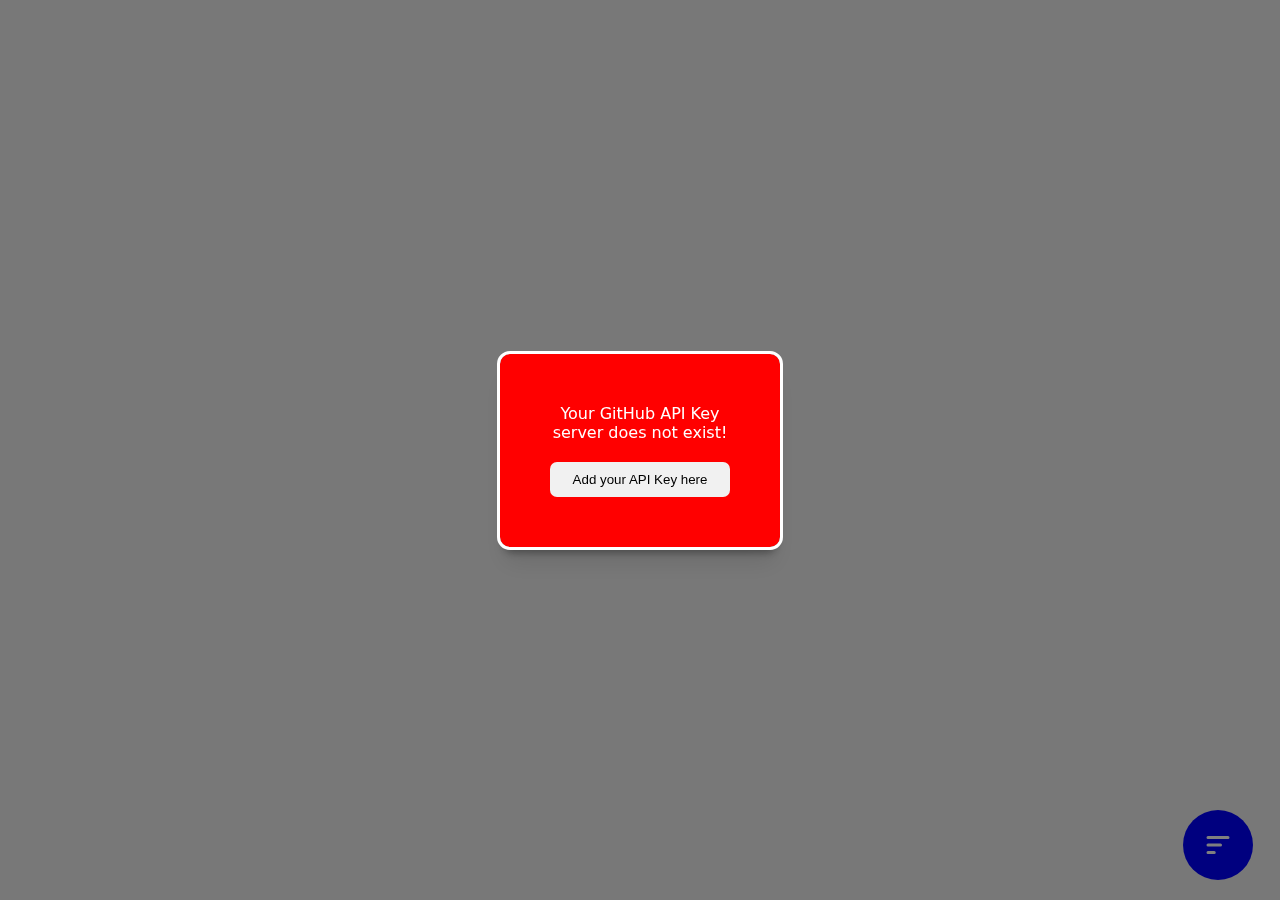
<file: directories/index.html>
<!doctype html>
<html>
	<head>
		<meta http-equiv="Cache-Control" content="no-cache, no-store, must-revalidate" />
		<meta http-equiv="Pragma" content="no-cache" />
		<meta http-equiv="Expires" content="0" />
		<meta charset="UTF-8">
		<meta name="viewport" content="width=device-width, initial-scale=1.0">
		<meta name="google" content="notranslate">
		<link rel="stylesheet" type="text/css" href="../global/css/admin-sidebar.css">
		<link rel="stylesheet" type="text/css" href="../global/css/admin-reset.css">
		<link rel="stylesheet" type="text/css" href="../global/css/preloader.css">
		<link rel="stylesheet" type="text/css" href="./directories.css">
	</head>
	<body>
		<div class="admin-container">
			<div id="admin-sidebar"></div>			
            <div class="admin-content">				
				<div class="admin-content-title">
					<h1 id="admin-title-text" class="admin-title-text"></h1>
					<p id="admin-bread-crumb" class="admin-bread-crumb"></p>
				</div>
				<div id="grid" class="admin-content-grid"></div>		
			</div>
		</div>
		<div id="deleteBox" style="visibility: hidden;">
			<div class = "deleteContent">
				<p>Type: <span id='fileName'></span><span> to delete this directory. This is irreversible</span></p>
				
				<input id="fileInput" type="text" required>
				<button id="deleteFile" onclick="deleteCheck()">DELETE</button>
				<p id="fileUrl" style="display:none;"></p>
				<p id="fileSha" style="display:none;"></p>
				<p id="fileMessage"></p>
				
			</div>	
		</div>

		<div id="preloaderModal" class="modal">
			<div id="apiPreloader" class="preloader"></div>
			<!-- Success Checkmark Animation -->
			<svg class="checkmark success-animation" xmlns="http://www.w3.org/2000/svg" viewBox="0 0 52 52" style="display:none">
				<circle class="checkmark__circle" cx="26" cy="26" r="25" fill="none"/>
				<path class="checkmark__check" fill="none" d="M14.1 27.2l7.1 7.2 16.7-16.8"/>
			</svg>
			<!-- Failure Cross Animation -->
			<svg class="crossmark failure-animation" xmlns="http://www.w3.org/2000/svg" viewBox="0 0 52 52" style="display:none">
				<circle class="crossmark__circle" cx="26" cy="26" r="25" fill="none"/>
				<line class="crossmark__line1" x1="15" y1="15" x2="37" y2="37" stroke-linecap="round"/>
				<line class="crossmark__line2" x1="37" y1="15" x2="15" y2="37" stroke-linecap="round"/>
			</svg>
		</div>

		<footer>
			<script src="../global/js/apis.js"></script>
			<script src="../global/js/pageIs.js"></script>
			<script src="../global/js/sidebar.js"></script>
			<script src="../global/js/preloader.js"></script>
			
			<script src="./directories-list.js"></script>
			<script src="./directories-modal.js"></script>
			<script src="./directories-new.js"></script>
			<script src="./directories-delete.js"></script>
		</footer>
		
	</body>
</html>
</file>
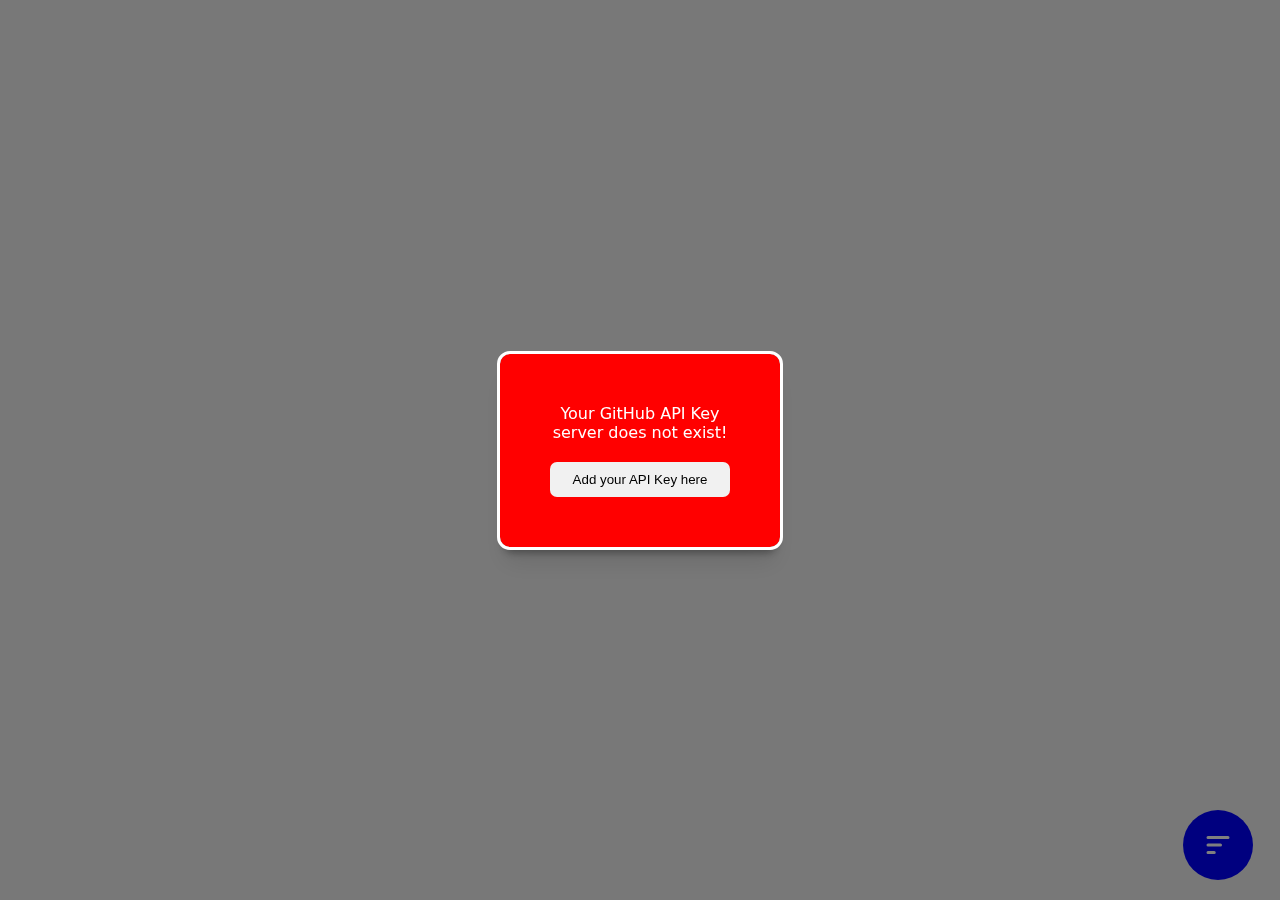
<file: files/index.html>
<!doctype html>
<html>
	<head>
		<meta http-equiv="Cache-Control" content="no-cache, no-store, must-revalidate" />
		<meta http-equiv="Pragma" content="no-cache" />
		<meta http-equiv="Expires" content="0" />
		<meta charset="UTF-8">
        <meta name="viewport" content="width=device-width, initial-scale=1.0">
        <meta name="google" content="notranslate">
		<link rel="stylesheet" type="text/css" href="../global/css/admin-sidebar.css">
		<link rel="stylesheet" type="text/css" href="../global/css/admin-reset.css">
		<link rel="stylesheet" type="text/css" href="./files.css">
		
	</head>
	<body>
		<div class="admin-container">
			<div id="admin-sidebar"></div>			
            <div class="admin-content">				
				<div class="admin-content-title">
					<h1 id="admin-title-text" class="admin-title-text"></h1>
					<p id="admin-bread-crumb" class="admin-bread-crumb"></p>
				</div>
				<div id="grid" class="admin-content-grid"></div>		
			</div>
		</div>
		<div id="deleteBox" style="visibility: hidden;">
			<div class = "deleteContent">
				<p>Type: <span id='fileName'></span><span> to delete this file. This is irreversible</span></p>
				
				<input id="fileInput" type="text" required>
				<button id="deleteFile" onclick="deleteCheck()">DELETE</button>
				<p id="fileUrl" style="display:none;"></p>
				<p id="fileSha" style="display:none;"></p>
				<p id="fileMessage"></p>
				
			</div>	
		</div>
		<footer>
			<script src="../global/js/sidebar.js"></script>
			<script src="../global/js/pageIs.js"></script>
			<script src="../global/js/apis.js"></script>
			<script src="../global/js/preloader.js"></script>
			<script src="./files-list.js"></script>
			<script src="./files-modal.js"></script>
			<script src="./files-new.js"></script>
			<script src="./files-delete.js"></script>
		</footer>
		
	</body>
</html>
</file>
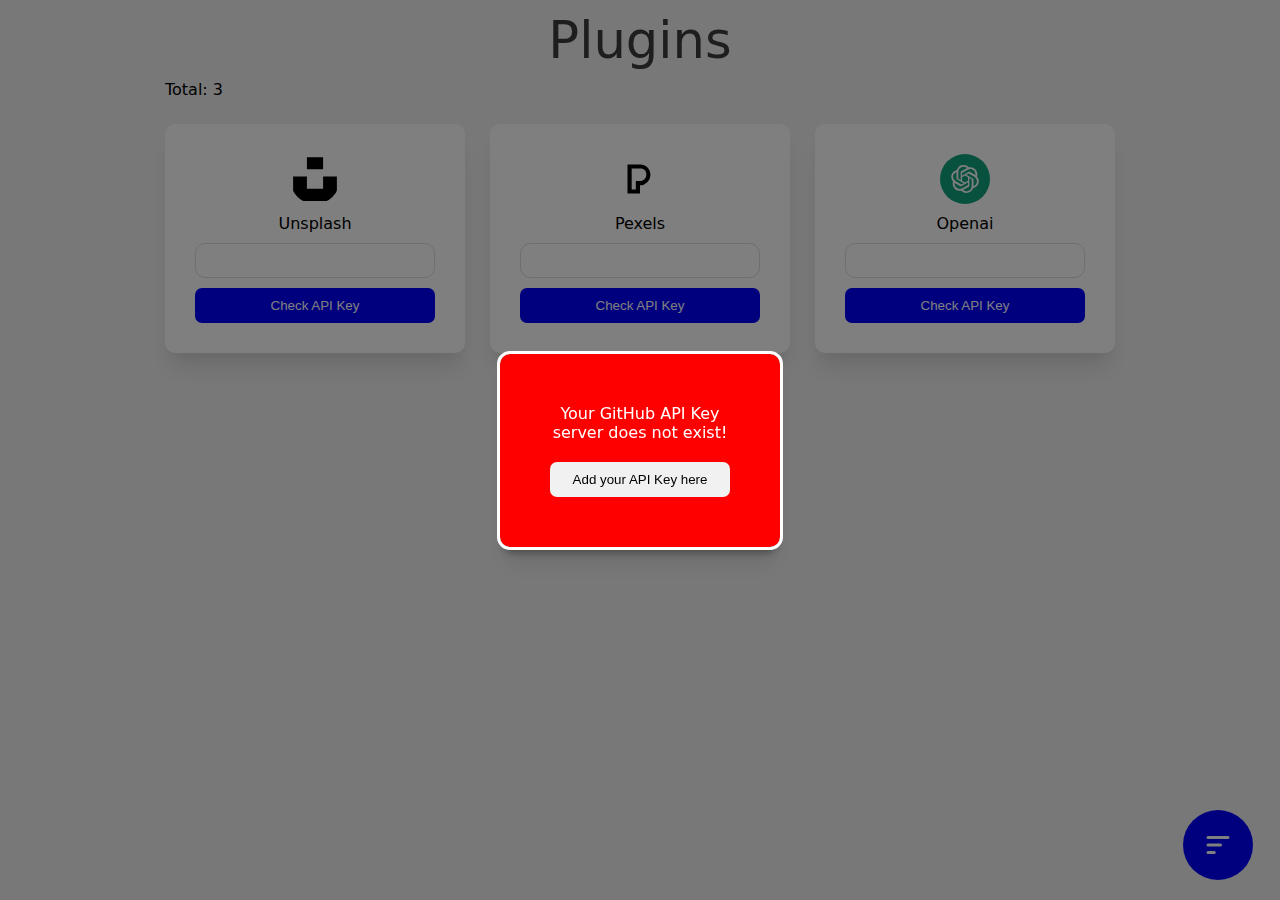
<file: plugins/index.html>
<!doctype html>
<html>
	<head>
		<meta charset="UTF-8">
        <meta name="viewport" content="width=device-width, initial-scale=1.0">
        <meta name="google" content="notranslate">
		<link rel="stylesheet" type="text/css" href="../global/css/admin-sidebar.css">
		<link rel="stylesheet" type="text/css" href="../global/css/admin-reset.css">
		<link rel="stylesheet" type="text/css" href="./plugins.css">
	</head>
	<body>
		<div class="admin-container">
			<div id="admin-sidebar"></div>			
            <div class="admin-content">				
				<div class="admin-content-title">
					<h1 class="admin-title-text">Plugins</h1>				
				</div>
				<div id="grid"></div>		
			</div>
		</div>
		<footer>
			<script src="../global/js/apis.js"></script>
			<script src="../global/js/sidebar.js"></script>
			<script src="./save-apis.js"></script>
			<script src="./plugins-unsplash.js"></script>
			<script src="./plugins-github.js"></script>
			<script src="./plugins-pexels.js"></script>
			<script src="./plugins-openai.js"></script>
			<script src="./plugins-list.js"></script>
		</footer>
	</body>
</html>
</file>
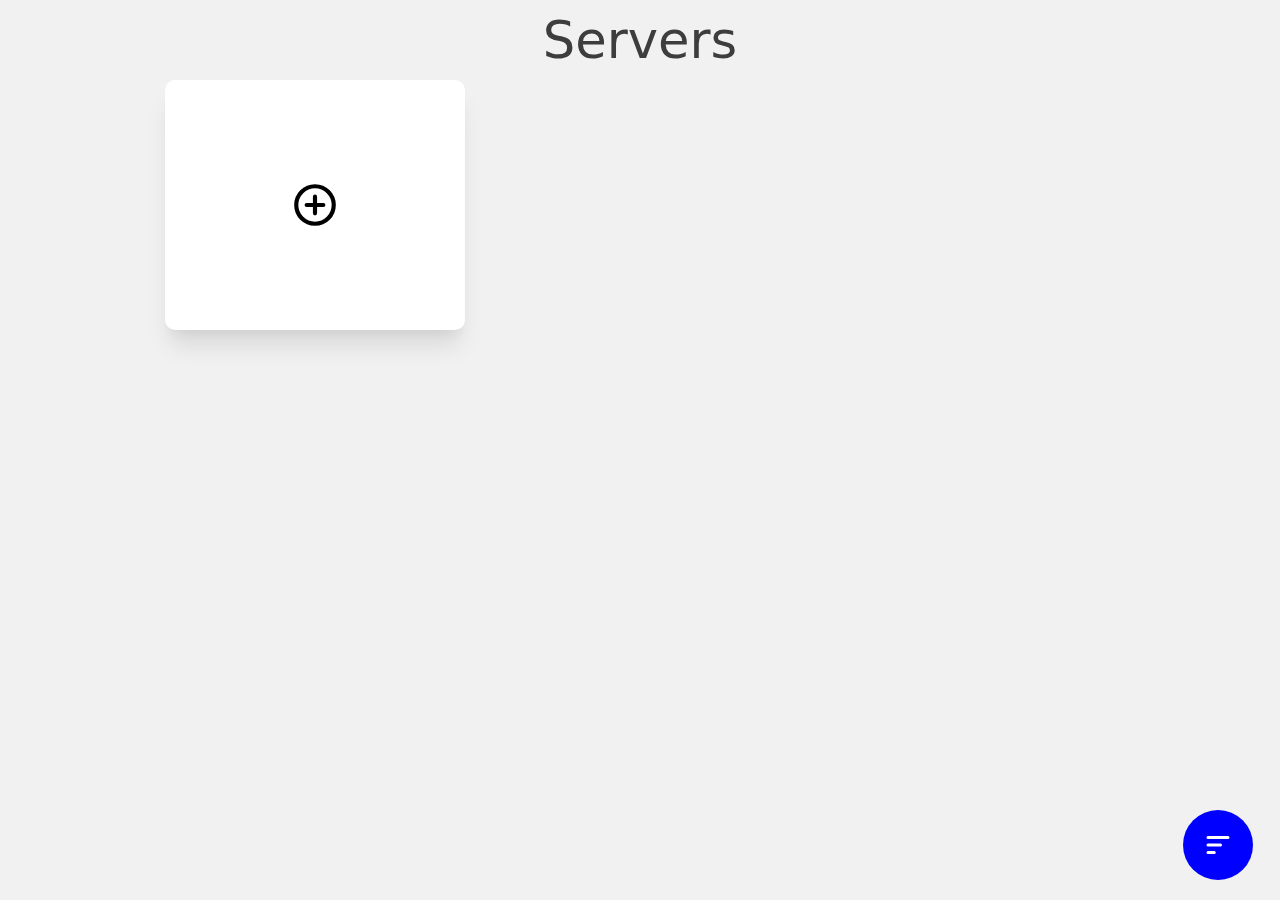
<file: servers/index.html>
<!doctype html>
<html>
	<head>
		<meta charset="UTF-8">
        <meta name="viewport" content="width=device-width, initial-scale=1.0">
        <meta name="google" content="notranslate">
		<link rel="stylesheet" type="text/css" href="../global/css/admin-sidebar.css">
		<link rel="stylesheet" type="text/css" href="../global/css/admin-reset.css">
		<link rel="stylesheet" type="text/css" href="./servers.css">
	</head>
	<body>
		<div class="admin-container">
			<div id="admin-sidebar"></div>			
            <div class="admin-content">				
				<div class="admin-content-title">
					<h1 class="admin-title-text">Servers</h1>					
				</div>
				<div id="grid" class="servers-grid">
					<button id="addButton" class="servers-items" onclick="addContent();">
						<img id="server-addItem" src="../global/file/add.svg">
					</button>	
				</div>
			</div>
		</div>
		<footer>
			<script src="../global/js/sidebar.js"></script>
			<script src="./servers.js"></script>
		</footer>
	</body>
</html>
</file>
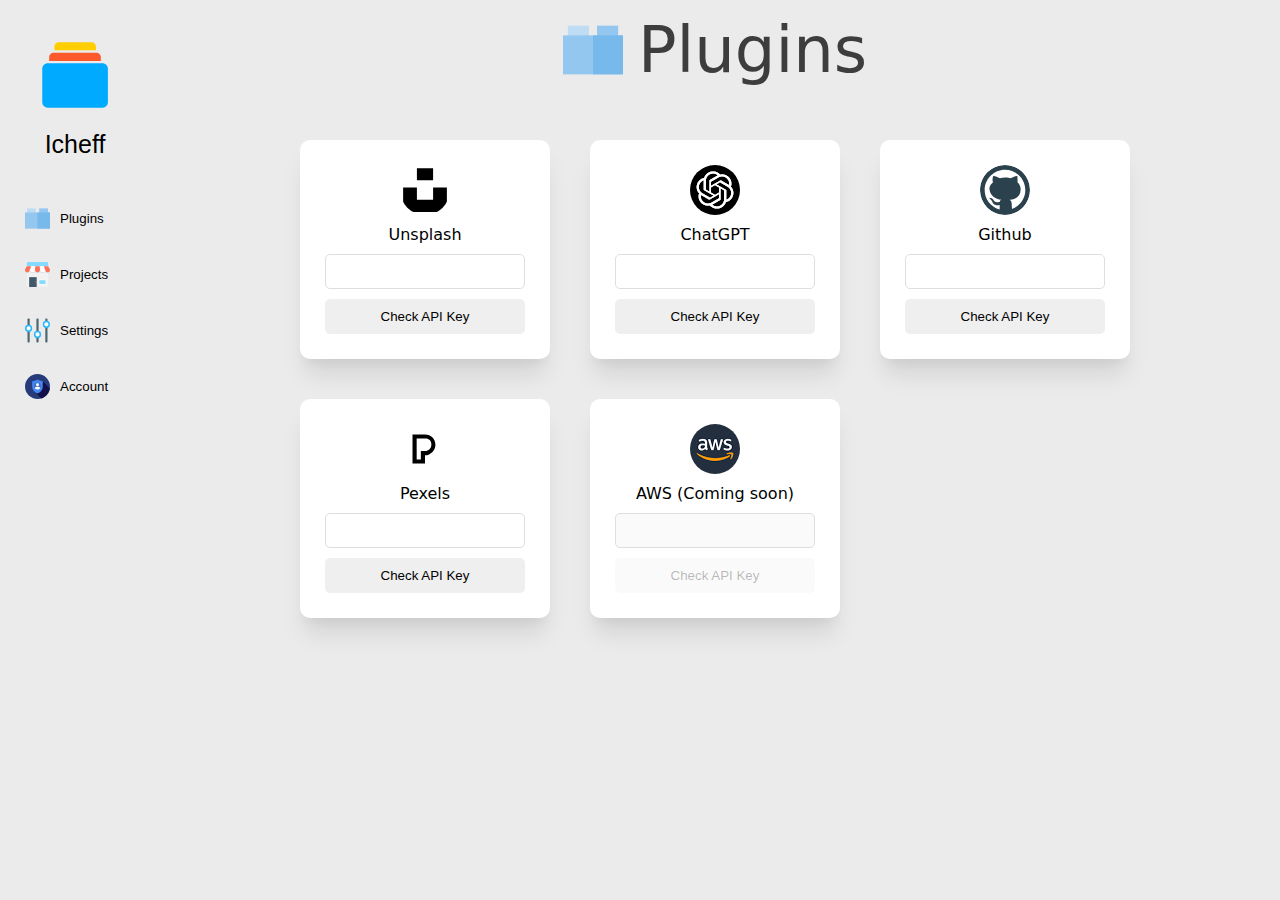
<file: editor/plugins.html>
<!doctype html>
<html>
	<head>
		<meta charset="UTF-8">
		<meta name="viewport" content="width=device-width, initial-scale=1.0">
		<link rel="stylesheet" type="text/css" href="./css/sidebar-menu.css">
		
		<script src="./js/header/headerResetCss.js"></script>
	</head>
	<body>
		<div class="admin-container">
			<div class="admin-sidebar">
				<button id="admin-sidebar-brand" class="admin-sidebar-button" onclick="editorShow();">
					<img class ="admin-sidebar-icon" src="./assets/svg/icons/logo-menu.svg">
					<span class="admin-sidebar-title">Icheff</span>
				</button>
				<button class="admin-sidebar-button" onclick="editorShow();">
					<img class ="admin-sidebar-icon" src="./assets/svg/icons/plugins.svg">
					<span class="admin-sidebar-title">Plugins</span>
				</button>
				<button class="admin-sidebar-button" onclick="editorShow();">
					<img class ="admin-sidebar-icon" src="./assets/svg/icons/projects-menu.svg">
					<span class="admin-sidebar-title">Projects</span>
				</button>
				<button class="admin-sidebar-button" onclick="editorShow();">
					<img class ="admin-sidebar-icon" src="./assets/svg/icons/settings-2.svg">
					<span class="admin-sidebar-title">Settings</span>
				</button>
				<button class="admin-sidebar-button" onclick="editorShow();">
					<img class ="admin-sidebar-icon" src="./assets/svg/icons/account-menu.svg">
					<span class="admin-sidebar-title">Account</span>
				</button>
			</div>
			<div class="admin-content">				
				<div class="admin-content-title">
					<img class ="admin-title-icon" src="./assets/svg/icons/plugins.svg">
					<h1 class="admin-title-text">Plugins</h1>
									
				</div>
				<div class="admin-content-grid">

					<div class="admin-content-items">						
						<img class ="admin-sidebar-plugin-icon" src="./assets/svg/icons/unsplash.svg">
						<h2>Unsplash</h2>				
						<input id="unsplash_input" type="password" required>
						<button id="unsplash_btn">Check API Key</button>							
					</div>

					<div class="admin-content-items">						
						<img class ="admin-sidebar-plugin-icon" src="./assets/svg/icons/chatgpt.png">
						<h2>ChatGPT</h2>						
						<input id="chatgpt_input" type="password" required>
						<button id="chatgpt_btn">Check API Key</button>						
					</div>
					

					<div class="admin-content-items">						
						<img class ="admin-sidebar-plugin-icon" src="./assets/svg/icons/github.svg">
						<h2>Github</h2>						
						<input id="github_input" type="password" required>
						<button id="github_btn">Check API Key</button>						
					</div>

					<div class="admin-content-items">						
						<img class ="admin-sidebar-plugin-icon" src="./assets/svg/icons/pexels.svg">
						<h2>Pexels</h2>						
						<input id="pexels_input" type="password" required>
						<button id="pexels_btn">Check API Key</button>								
					</div>

					<div class="admin-content-items">						
						<img class ="admin-sidebar-plugin-icon" src="./assets/svg/icons/aws.png">
						<h2>AWS (Coming soon)</h2>						
						<input disabled id="aws_input" type="password" required>
						<button disabled id="aws_btn">Check API Key</button>						
					</div>

				</div>
						
			</div>
		</div>

		<footer>
			<script src="./js/plugin/pluginSaveApi.js"></script>
			<script src="./js/plugin/pluginCheckApi.js"></script>
		</footer>
		
	</body>
</html>
</file>
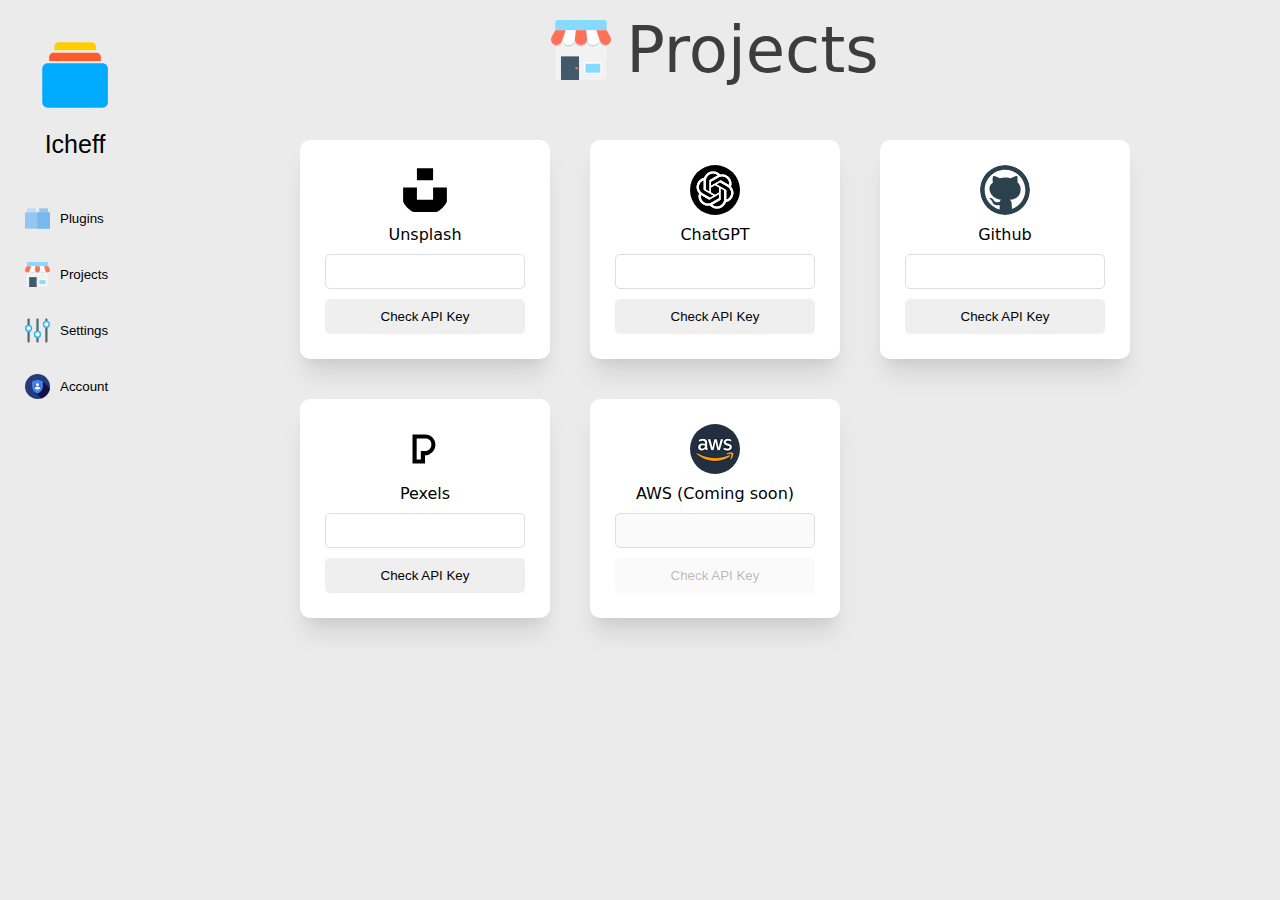
<file: editor/projects.html>
<!doctype html>
<html>
	<head>
		<meta charset="UTF-8">
		<meta name="viewport" content="width=device-width, initial-scale=1.0">
		<link rel="stylesheet" type="text/css" href="./css/sidebar-menu.css">
		
		<script src="./js/header/headerResetCss.js"></script>
	</head>
	<body>
		<div class="admin-container">
			<div class="admin-sidebar">
				<button id="admin-sidebar-brand" class="admin-sidebar-button" onclick="editorShow();">
					<img class ="admin-sidebar-icon" src="./assets/svg/icons/logo-menu.svg">
					<span class="admin-sidebar-title">Icheff</span>
				</button>
				<button class="admin-sidebar-button" onclick="editorShow();">
					<img class ="admin-sidebar-icon" src="./assets/svg/icons/plugins.svg">
					<span class="admin-sidebar-title">Plugins</span>
				</button>
				<button class="admin-sidebar-button" onclick="editorShow();">
					<img class ="admin-sidebar-icon" src="./assets/svg/icons/projects-menu.svg">
					<span class="admin-sidebar-title">Projects</span>
				</button>
				<button class="admin-sidebar-button" onclick="editorShow();">
					<img class ="admin-sidebar-icon" src="./assets/svg/icons/settings-2.svg">
					<span class="admin-sidebar-title">Settings</span>
				</button>
				<button class="admin-sidebar-button" onclick="editorShow();">
					<img class ="admin-sidebar-icon" src="./assets/svg/icons/account-menu.svg">
					<span class="admin-sidebar-title">Account</span>
				</button>
			</div>
			<div class="admin-content">				
				<div class="admin-content-title">
					<img class ="admin-title-icon" src="./assets/svg/icons/projects-menu.svg">
					<h1 class="admin-title-text">Projects</h1>
									
				</div>
				<div class="admin-content-grid">

					<div class="admin-content-items">						
						<img class ="admin-sidebar-plugin-icon" src="./assets/svg/icons/unsplash.svg">
						<h2>Unsplash</h2>				
						<input id="unsplash_input" type="password" required>
						<button id="unsplash_btn">Check API Key</button>							
					</div>

					<div class="admin-content-items">						
						<img class ="admin-sidebar-plugin-icon" src="./assets/svg/icons/chatgpt.png">
						<h2>ChatGPT</h2>						
						<input id="chatgpt_input" type="password" required>
						<button id="chatgpt_btn">Check API Key</button>						
					</div>
					

					<div class="admin-content-items">						
						<img class ="admin-sidebar-plugin-icon" src="./assets/svg/icons/github.svg">
						<h2>Github</h2>						
						<input id="github_input" type="password" required>
						<button id="github_btn">Check API Key</button>						
					</div>

					<div class="admin-content-items">						
						<img class ="admin-sidebar-plugin-icon" src="./assets/svg/icons/pexels.svg">
						<h2>Pexels</h2>						
						<input id="pexels_input" type="password" required>
						<button id="pexels_btn">Check API Key</button>								
					</div>

					<div class="admin-content-items">						
						<img class ="admin-sidebar-plugin-icon" src="./assets/svg/icons/aws.png">
						<h2>AWS (Coming soon)</h2>						
						<input disabled id="aws_input" type="password" required>
						<button disabled id="aws_btn">Check API Key</button>						
					</div>

				</div>
						
			</div>
		</div>

		<footer>
			<script src="./js/plugin/pluginSaveApi.js"></script>
			<script src="./js/plugin/pluginCheckApi.js"></script>
		</footer>
		
	</body>
</html>
</file>
<file: global/css/admin-sidebar.css>
body, html{
    background: #f1f1f1;
    width: 100%;
    overflow-x: hidden;
}

.admin-sidebar {
    height: 100vh;
    display: grid;
    place-content: start center;
    position: sticky;
    top: 0;
    width: 150px;
    overflow-y: scroll;
    gap: 1px;
    
}

#admin-sidebar-brand {
    display: grid;
    grid-template-columns: 1fr;
    place-items: center;
    padding: 30px;
    gap: 10px;
    border-bottom: 1px solid #ebebeb;
    font-size: 25px;
}
.admin-sidebar-button {
    width: 150px;
    display: grid;
    place-items: center start;
    grid-template-columns: 35px 1fr;
    background: none;
    border: none;
    gap: 5px;
    padding: 10px 20px;
}
img.admin-sidebar-icon {
    padding: 5px;
}
.admin-container {
    display: grid;
    grid-template-columns: 1fr;
    /* background: #ebebeb; */
    min-height: auto;
}
/* .admin-content-title {
    display: grid;
    width: calc(100% - 150px);
    place-content: center;
    height: 100px;
    font-size: 33px;
    grid-template-columns: 1fr;
    gap: 15px;
} */
.admin-content-grid {
    display: grid;
    grid-template-columns: repeat(auto-fit,minmax(auto,250px));
    gap: 40px;
    padding: 40px;
    place-content: center;
}
.admin-content {
    margin: 0px;
    padding: 0 30px;
    
}
img.admin-sidebar-plugin-icon {
    width: 50px;
    height: 50px;
    border-radius: 50%;
}
img.admin-sidebar-plugin-icon {
    width: 50px;
}
.admin-content-items {
    position:relative;
    background: white;
    padding: 10%;
    text-align: center;
    border-radius: 10px;
    display: grid;
    place-items: center;
    gap: 10px;
    box-shadow: 0 20px 25px -5px rgb(0 0 0 / 10%), 0 10px 10px -5px rgb(0 0 0 / 4%);
}
.admin-content-items input,
.admin-content-items button {
    width: 100%;
    height:35px;
    border-radius: 5px;
}
.admin-content-items button {
    border:none;
}
.admin-content-items input{
    border:1px solid #dedede;
    padding:10px;
    
}
h1.admin-title-text {
    font-size: clamp(3rem, 4vw, 5rem);
    font-weight: 100;
    color: #3d3d3d;
    text-align: center;
    padding: 10px;
}

.nav-style {
    position: fixed;
    bottom: 20px;
    right: 27px;
    padding: 20px;
    border-radius: 50%;
    width: 70px;
    height: 70px;
    display: grid;
    place-content: center;
    border: none;
    
}
.navigation {
    display: grid;
    background: white;
    grid-template-columns: 30px 1fr;
    padding: 15px;
    align-items: center;
}
.open-btn {
    background: blue;
    color: #040404;
    font-size: 16px;
    z-index:1;
}
.close-btn {  
    background: black;
    color: white;
    border: none;
    border: none;
    display: none;
    font-size: 17px;
    z-index:1;
    
}
div#popup img {
    object-fit: cover;
    height: 30px;
    width: 30px;
}
div#popup {
    position: fixed;
    bottom: 95px;
    background: #ededed;
    height: auto;
    border-radius: 10px;
    right: 28px;
    display: grid;
    grid-gap: 1px;
    display: grid;
    grid-template-columns: 1fr 1fr;
    overflow: hidden;
    z-index: 99;
    box-shadow: 0 20px 25px -5px rgb(0 0 0 / 10%), 0 10px 10px -5px rgb(0 0 0 / 4%);
}
div#popup a {
    color: #010101;
    text-decoration: none;
    padding: 10px 5px;
}
#versionBox {
    background-color: white;
    display: grid;
    position: fixed;
    bottom: 0;
    width: 100%;
}
/* Overlay styles */
.overlay {
    position: fixed;
    top: 0;
    left: 0;
    width: 100%;
    height: 100%;
    background-color: rgba(0, 0, 0, 0.5); /* Semi-transparent background color */
    display: none; /* Initially hidden */
    z-index: 1; /* Ensure it's above other content */
  }
</file>
<file: global/css/preloader.css>
.modal {
    display: none; 
    position: fixed; /* Stay in place */
    z-index: 9999999; /* Sit on top */
    left: 0;
    top: 0;
    width: 100%; /* Full width */
    height: 100%; /* Full height */
    overflow: auto; /* Enable scroll if needed */
    background-color: rgba(0,0,0,0.4); /* Black with opacity */
    justify-content: center;
    align-items: center;
}

/* Center the preloader inside the modal */
.preloader {
    margin: auto;
    border: 3px solid #f3f3f3;
    border-top: 3px solid #3498db;
    border-radius: 50%;
    width: 50px;
    height: 50px;
    animation: spin 0.5s linear infinite;
    background-color: #151c20;
}

/* Success and Failure Styles */
.preloader.success {
    border-top-color: #2ecc71; /* Green for success */
}

.preloader.failure {
    border-top-color: #e74c3c; /* Red for failure */
}
@keyframes fadeOut {
    from { opacity: 1; }
    to { opacity: 0; }
}

.modal.fade-out {
    animation: fadeOut 0.3s ease-out forwards;
}


@keyframes spin {
    0% { transform: rotate(0deg); }
    100% { transform: rotate(360deg); }
}

/* Checkmark Animation Styles */
.success-animation {
    margin: 0 auto;
    display: none; /* Hidden by default */
}

.checkmark {
    width: 50px;
    height: 50px;
    border-radius: 50%;
    stroke-width: 3;
    stroke: #0f0;
    stroke-miterlimit: 10;
    box-shadow: inset 0 0 0 #0f0;
    animation: fill .4s ease-in-out .4s forwards, scale .3s ease-in-out .9s both;
    position: relative;
    top: 0px;
    right: 0px;
    margin: 0 auto;
}

.checkmark__circle {
    stroke-dasharray: 166;
    stroke-dashoffset: 166;
    stroke-width: 3;
    stroke-miterlimit: 10;
    stroke: #fff;
    fill: #151c20;
    animation: stroke .6s cubic-bezier(0.65, 0, 0.45, 1) forwards;
}

.checkmark__check {
    transform-origin: 50% 50%;
    stroke-dasharray: 48;
    stroke-dashoffset: 48;
    animation: stroke .3s cubic-bezier(0.65, 0, 0.45, 1) .8s forwards;
}

@keyframes stroke {
    100% { stroke-dashoffset: 0; }
}

@keyframes scale {
    0%, 100% { transform: none; }
    50% { transform: scale3d(1.1, 1.1, 1); }
}

@keyframes fill {
    100% { box-shadow: inset 0 0 0 30px #0f0; }
}

/* Cross (Failure) Animation Styles */
/* Failure Cross Animation Styles */
.failure-animation {
    margin: 0 auto;
    display: none; /* Hidden by default */
    width: 50px;
    height: 50px;
}

.crossmark__circle {
    stroke-dasharray: 157;
    stroke-dashoffset: 157;
    stroke-width: 3;
    stroke: #ffffff;
    fill: #171e22;
    animation: drawCircle 0.5s ease-in-out forwards;
}

.crossmark__line1, .crossmark__line2 {
    stroke-dasharray: 71;
    stroke-dashoffset: 71;
    stroke-width: 3;
    stroke: #e74c3c;
    stroke-linecap: round;
    animation: drawLine 0.5s ease-in-out 0.5s forwards;
}

@keyframes drawCircle {
    to { stroke-dashoffset: 0; }
}

@keyframes drawLine {
    from { stroke-dashoffset: 71; }
    to { stroke-dashoffset: 0; }
}
</file>
<file: directories/directories.css>
button.edit-button {
    background:#f59200;;
    width: 125px;
    height: 35px;
    border: none;
    color: white;
    border-radius: 7px;
    padding: 0 20px;
}
button.code-button {
    background: #f0f0f0;
    width: 100%;
    height: 35px;
    border: none;
    color: rgb(160 160 160);
    border-radius: 7px;
    padding: 0 20px;
}
.buttons-cta {
    display: grid;
    grid-template-columns: auto auto;
    place-content: start;
    gap: 10px;
}
button.directories-delete {
    display: none;
}

p#admin-bread-crumb {
    text-align: center;
    margin-bottom: 20px;
    color: #b0b0b0;
}

p.directories-type {
    display: none;
}

.sites-directoriesModal-content {
    padding: 20px 40px;
    gap: 10px;
    text-align: center;
    font-size: 16px;
    display: grid;
    place-content: center;
    height:230px;

}
p.dir-title {
    font-size: 1rem;
    font-weight: 400;
}
input#pageName,
select#selectDirOrFile {
    border: 3px solid #cccccc!important;
    background: none!important;
    height: 30px!important;
    display: grid;
    width: 100%;
}
.directories-grid {
    display: grid;
    grid-template-columns: repeat(auto-fill, 300px);
    gap: 25px;
    padding-bottom: 200px;
    place-content: center;
}
h2.directories-txt {
    background: white;
    padding-bottom: 0px;
    font-size: clamp(19px, 2vw, 24px);
    font-weight: 400;
    color: black;
}
.directories-content {
    position: relative;
    padding: 0;
    display: grid;
    gap: 1px;
    background: #e1e1e1;
}
.directories-items{
    position: relative;
    background: white;
    padding: 30px;
    border-radius: 10px;
    display: grid;
    box-shadow: 0 20px 25px -5px rgb(0 0 0 / 10%), 0 10px 10px -5px rgb(0 0 0 / 4%);
}
.directories-txt{
    font-size: 14px;
    color: #909090;
    background: white;
    padding: 5px;
}
.directories-subtitle {
    grid-column: 1 / -1;
    padding: 0px 0px;
    display: flex;
    grid-gap: 20px;
    place-items: center;
}
.directories-add {
    width: 33px;
    height: 33px;
    background: none;
    border: none;
    padding: 0;
    margin: 0;
}
.directories-cta {
    padding-top: 20px;
    background: white;
}

img.directories-icon {
    width: 100px;
    height: 100px;
}
button.directories-edit {
    background: #f59200;
    width: 100%;
    height: 35px;
    border: none;
    color: white;
    border-radius: 7px;
    min-width: 125px;
    /* margin-top:20px; */
}
button.dir-button {
    background: blue;
    width: 100%;
    height: 35px;
    border: none;
    color: white;
    border-radius: 7px;
    max-width: 125px;
    /* margin-top:20px; */
}
button.directories-delete {
    position: absolute;
    top: 0;
    right: 0;
    background: red;
    margin: 10px;
    padding: 7px;
    box-sizing: border-box;
    width: 35px;
    height:35px;
    border-radius: 50%;
    border:none;
    z-index: 999;
    color:white;
}
p.directories-name {
    font-size: 14px;
    color: #909090;
    background: white;
    padding: 5px;
}
.directories-modal-content, 
.directories-modal-header {
    display: grid;
    padding: 20px;
    gap: 20px;
}
.directories-modal-header {
    text-align: center;
    font-size: 30px;
}
/* .directories-modal-content input {
    border: 1px solid #c6c6c6;
    height: 35px;
    padding:10px;
} */
button#createRepoButton {
    height: 50px;
    background: blue;
    color: white;
    border: none;
    border-radius: 5px;
}
div#deleteBox {
    position: fixed;
    display: grid;
    place-content: center;
    width: 100vw;
    height: 100vh;
    top: 0;
    left: 0;
}
.deleteContent {
    padding: 35px;
    background: #f2f2f2;
    display: grid;
    grid-template-columns: 250px;
    gap: 20px;
    border-radius: 10px;
    box-shadow: 0 20px 25px -5px rgb(0 0 0 / 10%), 0 10px 10px -5px rgb(0 0 0 / 4%);
}
form#btnBox {
    display: grid;
    gap: 0px;
}
input#fileInput {
    padding: 10px;
    border: none;
}
span#fileName {
    font-weight: 600;
    color: #F44336;
    text-decoration: underline;
    text-underline-position: under;
}
a.files-add {
    display: none;
}

/* directoriesModalOverlayCss */
#directoriesModalOverlay {
    visibility: hidden;
    position: fixed;
    top: 0;
    left: 0;
    width: 100%;
    height: 100%;
    background-color: rgba(0, 0, 0, 0.2);
    z-index: 9999;
  }
  
  /* directoriesModalContentCss */
  #directoriesModalContent {
    visibility: hidden;
    position: fixed;
    top: 50%;
    left: 50%;
    transform: translate(-50%, -50%);
    width: 280px;
    height: auto;
    padding: 0;
    margin: 0;
    z-index: 999999;
    box-shadow: 0 20px 25px -5px rgb(0 0 0 / 10%), 0 10px 10px -5px rgb(0 0 0 / 4%);
    background: #f2f2f2;
    overflow: hidden;
    border-radius: 10px;
  }
  
  /* directoriesModalHeaderCss */
  .sites-directoriesModal-header {
    text-align: center;
    font-size: 30px;
    margin: 0;
    padding: 0;
    height: 50px;
    place-content: center;
    background: white;
    border-bottom: 1px solid #dddddd;
    display: grid;
  }
  span.close img {
    filter: invert(1);
}
  
  /* directoriesModalButtonCss */
  #createNewButton {
    border-radius: 10px!important;
    color: black!important;
    background: white!important;
    border: 3px solid #cccccc!important;
    padding: 10px!important;
    display: grid;
    width: 100%;
    height: 40px;
  }
  
  /* directoriesModalCloseCss */
  .sites-directoriesModal-header .close {
    position: absolute;
    right: 0;
    top: 0;
    width: 50px;
    padding: 10px;
    height: 50px!important;
  }
</file>
<file: files/files.css>
h1.admin-title-text {
    text-transform: capitalize;
}
button.edit-button {
    background:#f59200;;
    width: 125px;
    height: 35px;
    border: none;
    color: white;
    border-radius: 7px;
    padding: 0 20px;
}
button.code-button {
    background: #f0f0f0;
    width: 100%;
    height: 35px;
    border: none;
    color: rgb(160 160 160);
    border-radius: 7px;
    padding: 0 20px;
}
.buttons-cta {
    display: grid;
    grid-template-columns: auto auto;
    place-content: start;
    gap: 10px;
}

button.files-delete {
    display: none;
}

p#admin-bread-crumb {
    text-align: center;
    margin-bottom: 20px;
    color: #b0b0b0;
}

.sites-filesModal-content {
    padding: 20px 40px;
    gap: 10px;
    text-align: center;
    font-size: 16px;
    display: grid;
    place-content: center;
    height:230px;

}
p.file-title {
    font-size: 1rem;
    font-weight: 400;
}
input#pageName,
select#selectDirOrFile {
    border: 3px solid #cccccc!important;
    background: none!important;
    height: 30px!important;
    display: grid;
    width: 100%;
}
.files-grid {
    display: grid;
    grid-template-columns: repeat(auto-fill, 300px);
    gap: 25px;
    padding-bottom: 200px;
    place-content: center;
}
h2.files-txt {
    background: white;
    padding-bottom: 15px;
    font-size: 33px;
    font-weight: 200;
    color:black;
}
.files-content {
    position: relative;
    padding: 0;
    display: grid;
    gap: 1px;
    background: #e1e1e1;
}
.files-items{
    position: relative;
    background: white;
    padding: 30px;
    border-radius: 10px;
    display: grid;
    box-shadow: 0 20px 25px -5px rgb(0 0 0 / 10%), 0 10px 10px -5px rgb(0 0 0 / 4%);
}
.files-txt{
    font-size: 14px;
    color: #909090;
    background: white;
    padding: 5px;
}
.files-subtitle {
    grid-column: 1 / -1;
    padding: 0px 0px;
    display: flex;
    grid-gap: 20px;
    place-items: center;
}
.files-add {
    width: 33px;
    height: 33px;
    background: none;
    border: none;
    padding: 0;
    margin: 0;
}
.files-cta {
    padding-top: 20px;
    background: white;
}

img.files-icon {
    width: 100px;
    height: 100px;
}
button.files-edit {
    background: #f59200;
    width: auto;
    height: 35px;
    border: none;
    color: white;
    border-radius: 7px;
    min-width: 125px;
    
}
button.dir-button {
    background: blue;
    width: 100%;
    height: 35px;
    border: none;
    color: white;
    border-radius: 7px;
    max-width: 125px;
    margin-top:20px;
}
button.files-delete {
    position: absolute;
    top: 0;
    right: 0;
    background: red;
    margin: 10px;
    padding: 7px;
    box-sizing: border-box;
    width: 35px;
    height:35px;
    border-radius: 50%;
    border:none;
    z-index: 999;
    color:white;
}
p.files-name {
    font-size: 14px;
    color: #909090;
    background: white;
    padding: 5px;
}
.files-modal-content, 
.files-modal-header {
    display: grid;
    padding: 20px;
    gap: 20px;
}
.files-modal-header {
    text-align: center;
    font-size: 30px;
}
/* .files-modal-content input {
    border: 1px solid #c6c6c6;
    height: 35px;
    padding:10px;
} */
button#createRepoButton {
    height: 50px;
    background: blue;
    color: white;
    border: none;
    border-radius: 5px;
}
div#deleteBox {
    position: fixed;
    display: grid;
    place-content: center;
    width: 100vw;
    height: 100vh;
    top: 0;
    left: 0;
}
.deleteContent {
    padding: 35px;
    background: #f2f2f2;
    display: grid;
    grid-template-columns: 250px;
    gap: 20px;
    border-radius: 10px;
    box-shadow: 0 20px 25px -5px rgb(0 0 0 / 10%), 0 10px 10px -5px rgb(0 0 0 / 4%);
}
form#btnBox {
    display: grid;
    gap: 0px;
}
input#fileInput {
    padding: 10px;
    border: none;
}
span#fileName {
    font-weight: 600;
    color: #F44336;
    text-decoration: underline;
    text-underline-position: under;
}
/* a.files-add {
    display: none;
} */

select#selectDirOrFile {
    display: none;
}

/* filesModalOverlayCss */
#filesModalOverlay {
    visibility: hidden;
    position: fixed;
    top: 0;
    left: 0;
    width: 100%;
    height: 100%;
    background-color: rgba(0, 0, 0, 0.2);
    z-index: 9999;
  }
  
  /* filesModalContentCss */
  #filesModalContent {
    visibility: hidden;
    position: fixed;
    top: 50%;
    left: 50%;
    transform: translate(-50%, -50%);
    width: 280px;
    height: auto;
    padding: 0;
    margin: 0;
    z-index: 999999;
    box-shadow: 0 20px 25px -5px rgb(0 0 0 / 10%), 0 10px 10px -5px rgb(0 0 0 / 4%);
    background: #f2f2f2;
    overflow: hidden;
    border-radius: 10px;
  }
  
  /* filesModalHeaderCss */
  .sites-filesModal-header {
    text-align: center;
    font-size: 30px;
    margin: 0;
    padding: 0;
    height: 50px;
    place-content: center;
    background: white;
    border-bottom: 1px solid #dddddd;
    display: grid;
  }
  span.close img {
    filter: invert(1);
}
  
  /* filesModalButtonCss */
  #createNewButton {
    border-radius: 10px!important;
    color: black!important;
    background: white!important;
    border: 3px solid #cccccc!important;
    padding: 10px!important;
    display: grid;
    width: 100%;
    height: 40px;
  }
  
  /* filesModalCloseCss */
  .sites-filesModal-header .close {
    position: absolute;
    right: 0;
    top: 0;
    width: 50px;
    padding: 10px;
    height: 50px!important;
  }
</file>
<file: plugins/plugins.css>
.plugins-grid {
    display: grid;
    grid-template-columns: repeat(auto-fill, 300px);
    gap: 25px;
    padding-bottom: 200px;
    place-content: center;
}
h2.plugins-name {
    background: white;
    padding-bottom: 15px;
    font-size: 33px;
    font-weight: 200;
}
.plugins-items{
    position: relative;
    background: white;
    padding: 30px;
    border-radius: 10px;
    display: grid;
    box-shadow: 0 20px 25px -5px rgb(0 0 0 / 10%), 0 10px 10px -5px rgb(0 0 0 / 4%);
}
.plugins-subtitle {
    grid-column: 1 / -1;
    padding: 0px 0px;
    display: flex;
    grid-gap: 20px;
    place-items: center;
}
.plugins-add {
    width: 50px;
    height: 50px;
    background: none;
    border: none;
    padding: 0;
    margin: 0;
    display:none;
}
.plugins-cta {
    padding-top: 20px;
    background: white;
}
.plugins-content {
    display: grid;
    gap: 10px;
    place-items: center;

}
.plugins-content input {
    width: 100%;
    height: 35px;
    border: 1px solid #dddddd;
    border-radius: 10px;
    padding: 0px 15px;
}
img.plugins-icon {
    width: 100px;
    height: 100px;
}
button.plugins-edit {
    background: blue;
    width: 100%;
    height: 35px;
    border: none;
    color: white;
    border-radius: 7px;
    max-width: 150px;
}
button.plugins-delete {
    position: absolute;
    top: 0;
    right: 0;
    background: red;
    margin: 10px;
    padding: 7px;
    box-sizing: border-box;
    width: 35px;
    height:35px;
    border-radius: 50%;
    border:none;
}
p.plugins-name {
    font-size: 14px;
    color: #909090;
    background: white;
    padding: 5px;
}
.plugins-modal-content, 
.plugins-modal-header {
    display: grid;
    padding: 20px;
    gap: 20px;
}
.plugins-modal-header {
    text-align: center;
    font-size: 30px;
}
.plugins-modal-content input {
    border: 1px solid #c6c6c6;
    height: 35px;
    padding:10px;
}
.plugins-button {
    background: blue;
    width: 100%;
    height: 35px;
    border: none;
    color: white;
    border-radius: 7px;
    width: 100%;
}
</file>
<file: servers/servers.css>
.servers-grid {
    display: grid;
    grid-template-columns: repeat(auto-fill, 300px);
    gap: 25px;
    padding-bottom: 200px;
    place-content: center;
}
h2.servers-name {
    background: white;
    padding-bottom: 15px;
    font-size: 33px;
    font-weight: 200;
}
.servers-items{
    position: relative;
    background: white;
    padding: 30px;
    border-radius: 10px;
    display: grid;
    box-shadow: 0 20px 25px -5px rgb(0 0 0 / 10%), 0 10px 10px -5px rgb(0 0 0 / 4%);
    height:250px;
    width:300px;
    place-content: center;
    place-items: center;
    gap:20px;
}
.servers-subtitle {
    grid-column: 1 / -1;
    padding: 0px 0px;
    display: flex;
    grid-gap: 20px;
    place-items: center;
}
.servers-add {
    width: 50px;
    height: 50px;
    background: none;
    border: none;
    padding: 0;
    margin: 0;
    display:none;
}
.servers-cta {
    padding-top: 20px;
    background: white;
}
.servers-content {
    display: grid;
    gap: 10px;
    place-items: center;

}
.servers-content input {
    width: 100%;
    height: 35px;
    border: 1px solid #dddddd;
    border-radius: 10px;
    padding: 0px 15px;
}
img.servers-icon {
    width: 100px;
    height: 100px;
}
button.servers-edit {
    background: blue;
    width: 100%;
    height: 35px;
    border: none;
    color: white;
    border-radius: 7px;
    max-width: 150px;
}
button.servers-delete {
    position: absolute;
    top: 0;
    right: 0;
    background: red;
    margin: 10px;
    padding: 7px;
    box-sizing: border-box;
    width: 35px;
    height:35px;
    border-radius: 50%;
    border:none;
}
p.servers-name {
    font-size: 14px;
    color: #909090;
    background: white;
    padding: 5px;
}
.servers-modal-content, 
.servers-modal-header {
    display: grid;
    padding: 20px;
    gap: 20px;
}
.servers-modal-header {
    text-align: center;
    font-size: 30px;
}
.servers-input {
    border: 1px solid #c6c6c6;
    height: 35px;
    padding:10px;
    width:100%;
}
.servers-button {
    background: #f1f1f1;
    width: 100%;
    height: 35px;
    border: none;
    color: black;
    border-radius: 7px;
    width: 100%;
}
img#server-addItem {
    width: 50px;
    height: 50px;
}
.admin-content-title {
    place-items: center;
    display: flex;
    place-content: center;
}
button#addButton {
    display: grid;
    place-content: center;
    background: none;
    border: none;
    height: 250px;
    background: white;
    border-radius: 10px;
    box-shadow: 0 20px 25px -5px rgb(0 0 0 / 10%), 0 10px 10px -5px rgb(0 0 0 / 4%);
}
</file>
<file: editor/css/sidebar-menu.css>
.admin-sidebar {
    height: 100vh;
    display: grid;
    place-content: start center;
    position: sticky;
    top: 0;
    width: 150px;
    overflow-y: scroll;
    gap: 1px;
    
}
#admin-sidebar-brand {
    display: grid;
    grid-template-columns: 1fr;
    place-items: center;
    padding: 30px;
    gap: 10px;
    border-bottom: 1px solid #ebebeb;
    font-size: 25px;
}
.admin-sidebar-button {
    width: 150px;
    display: grid;
    place-items: center start;
    grid-template-columns: 35px 1fr;
    background: none;
    border: none;
    gap: 5px;
    padding: 10px 20px;
}
img.admin-sidebar-icon {
    padding: 5px;
}
.admin-container {
    display: grid;
    grid-template-columns: 150px 1fr;
    background: #ebebeb;
    min-height: 100vh;
}
.admin-content-title {
    display: grid;
    place-items: center;
    height: 100px;
    font-size: 33px;
    place-content: center;
    grid-template-columns: 60px auto;
    gap: 15px;
}
.admin-content-grid {
    display: grid;
    grid-template-columns: repeat(auto-fit,minmax(auto,250px));
    gap: 40px;
    padding: 40px;
    place-content: center;
}
img.admin-sidebar-plugin-icon {
    width: 50px;
    height: 50px;
    border-radius: 50%;
}
img.admin-sidebar-plugin-icon {
    width: 50px;
}
.admin-content-items {
    position:relative;
    background: white;
    padding: 10%;
    text-align: center;
    border-radius: 10px;
    display: grid;
    place-items: center;
    gap: 10px;
    box-shadow: 0 20px 25px -5px rgb(0 0 0 / 10%), 0 10px 10px -5px rgb(0 0 0 / 4%);
}
.admin-content-items input,
.admin-content-items button {
    width: 100%;
    height:35px;
    border-radius: 5px;
}
.admin-content-items button {
    border:none;
}
.admin-content-items input{
    border:1px solid #dedede;
    padding:10px;
    
}
h1.admin-title-text {
    font-size: 4rem;
    font-weight: 100;
    color: #3d3d3d;
}
</file>
